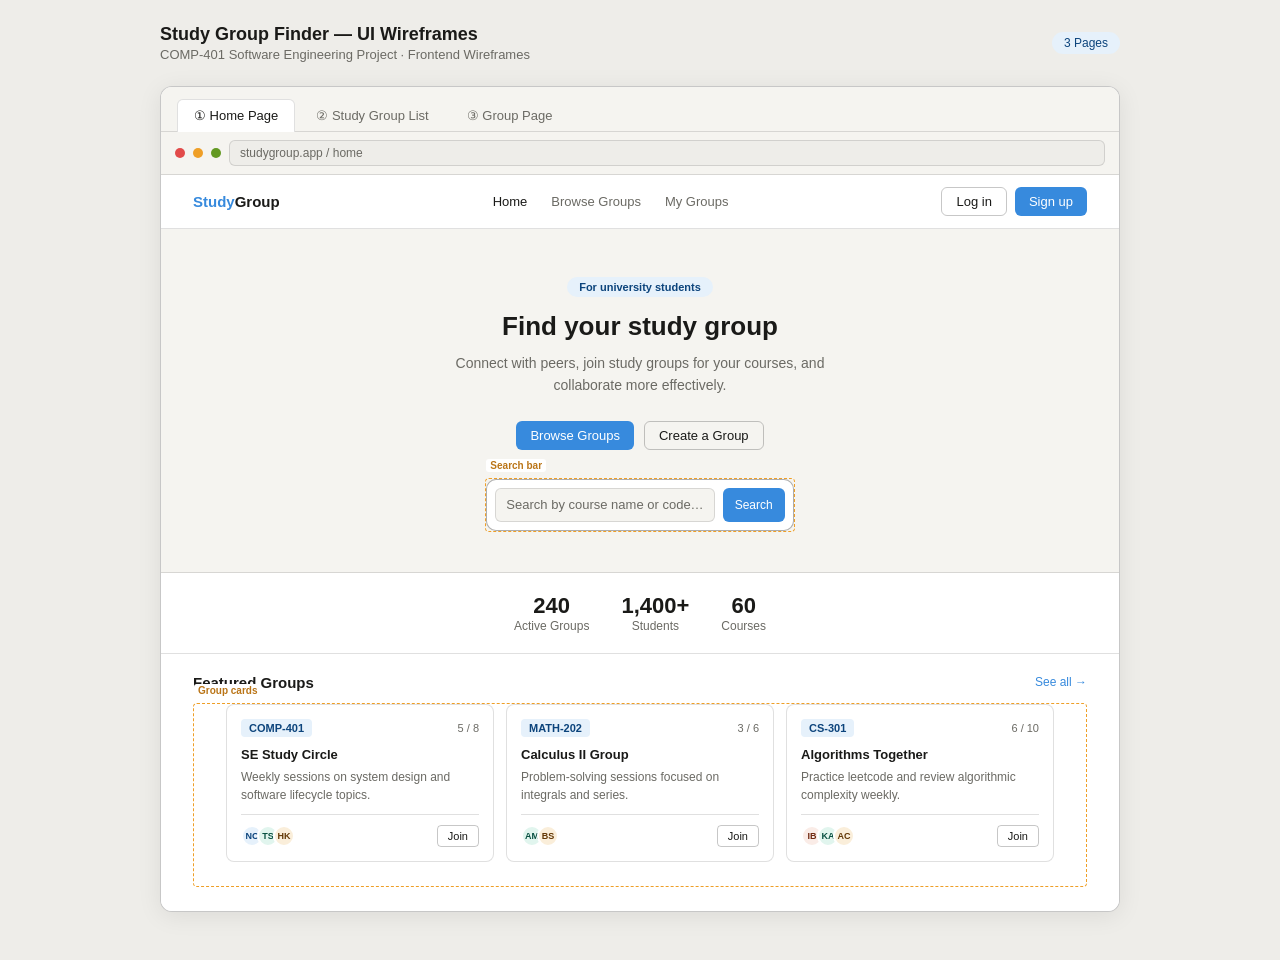
<file: index.html>
<!DOCTYPE html>
<html lang="en">
<head>
<meta charset="UTF-8">
<meta name="viewport" content="width=device-width, initial-scale=1.0">
<title>Study Group Finder — Wireframes</title>
<style>
  *, *::before, *::after { box-sizing: border-box; margin: 0; padding: 0; }

  :root {
    --bg-primary: #ffffff;
    --bg-secondary: #f5f4f0;
    --bg-tertiary: #eeede9;
    --text-primary: #1a1a18;
    --text-secondary: #6b6a64;
    --border-light: rgba(0,0,0,0.12);
    --border-mid: rgba(0,0,0,0.22);
    --border-strong: rgba(0,0,0,0.32);
    --accent: #378ADD;
    --accent-bg: #E6F1FB;
    --accent-text: #0C447C;
    --radius-md: 8px;
    --radius-lg: 12px;
  }

  @media (prefers-color-scheme: dark) {
    :root {
      --bg-primary: #1e1e1c;
      --bg-secondary: #272724;
      --bg-tertiary: #2e2e2b;
      --text-primary: #e8e7e1;
      --text-secondary: #9a9890;
      --border-light: rgba(255,255,255,0.1);
      --border-mid: rgba(255,255,255,0.18);
      --border-strong: rgba(255,255,255,0.28);
      --accent: #5ba3e8;
      --accent-bg: #0c2a44;
      --accent-text: #8dc4f4;
    }
  }

  body {
    font-family: -apple-system, BlinkMacSystemFont, 'Segoe UI', Helvetica, Arial, sans-serif;
    background: var(--bg-tertiary);
    color: var(--text-primary);
    min-height: 100vh;
    padding: 24px 16px 48px;
  }

  .page-header {
    max-width: 960px; margin: 0 auto 24px;
    display: flex; align-items: center; justify-content: space-between;
  }
  .page-title { font-size: 18px; font-weight: 600; color: var(--text-primary); }
  .page-sub { font-size: 13px; color: var(--text-secondary); margin-top: 2px; }
  .project-tag {
    font-size: 12px; padding: 4px 12px; border-radius: 20px;
    background: var(--accent-bg); color: var(--accent-text); font-weight: 500;
  }

  .wf-root {
    max-width: 960px; margin: 0 auto;
    background: var(--bg-primary);
    border-radius: var(--radius-lg);
    border: 0.5px solid var(--border-mid);
    overflow: hidden;
    box-shadow: 0 4px 24px rgba(0,0,0,0.08);
  }

  /* Tab nav */
  .tab-bar {
    display: flex; gap: 4px; padding: 12px 16px 0;
    border-bottom: 0.5px solid var(--border-light);
    background: var(--bg-secondary);
  }
  .tab-btn {
    padding: 8px 16px; font-size: 13px; font-weight: 500;
    border: 0.5px solid transparent; border-bottom: none;
    border-radius: 6px 6px 0 0; cursor: pointer;
    background: transparent; color: var(--text-secondary);
    transition: all .15s; font-family: inherit;
  }
  .tab-btn.active {
    background: var(--bg-primary);
    border-color: var(--border-light);
    color: var(--text-primary);
    margin-bottom: -0.5px;
  }
  .tab-btn:hover:not(.active) { color: var(--text-primary); }

  .wf-frame { background: var(--bg-primary); display: none; }
  .wf-frame.visible { display: block; }

  /* Browser chrome */
  .browser-bar {
    display: flex; align-items: center; gap: 8px; padding: 8px 14px;
    background: var(--bg-secondary); border-bottom: 0.5px solid var(--border-light);
  }
  .dot { width: 10px; height: 10px; border-radius: 50%; display: inline-block; }
  .dot-r { background: #E24B4A; } .dot-y { background: #EF9F27; } .dot-g { background: #639922; }
  .url-bar {
    flex: 1; height: 26px; border-radius: 6px;
    background: var(--bg-tertiary); border: 0.5px solid var(--border-light);
    padding: 0 10px; font-size: 12px; color: var(--text-secondary);
    display: flex; align-items: center;
  }

  /* App nav */
  .app-nav {
    display: flex; align-items: center; justify-content: space-between;
    padding: 12px 32px; border-bottom: 0.5px solid var(--border-light);
  }
  .nav-logo { font-size: 15px; font-weight: 600; color: var(--text-primary); }
  .nav-logo span { color: var(--accent); }
  .nav-links { display: flex; gap: 24px; }
  .nav-link { font-size: 13px; color: var(--text-secondary); cursor: pointer; }
  .nav-link.active { color: var(--text-primary); font-weight: 500; }
  .nav-actions { display: flex; gap: 8px; }
  .btn-outline {
    padding: 6px 14px; font-size: 13px; border-radius: 6px;
    border: 0.5px solid var(--border-mid); background: transparent;
    color: var(--text-primary); cursor: pointer; font-family: inherit;
  }
  .btn-solid {
    padding: 6px 14px; font-size: 13px; border-radius: 6px;
    border: none; background: var(--accent); color: #fff;
    cursor: pointer; font-family: inherit;
  }

  /* Annotation */
  .annotation { position: relative; display: inline-block; border: 1.5px dashed #EF9F27; border-radius: 4px; }
  .ann-label {
    position: absolute; top: -20px; left: 0;
    font-size: 10px; color: #BA7517; font-weight: 600;
    background: var(--bg-primary); padding: 1px 4px; border-radius: 3px; white-space: nowrap;
  }

  /* ── PAGE 1: HOME ── */
  .hero {
    background: var(--bg-secondary); padding: 48px 32px 40px;
    text-align: center; border-bottom: 0.5px solid var(--border-light);
  }
  .hero-badge {
    display: inline-block; margin-bottom: 14px; padding: 4px 12px;
    border-radius: 20px; background: var(--accent-bg); color: var(--accent-text);
    font-size: 11px; font-weight: 600;
  }
  .hero-h1 { font-size: 26px; font-weight: 600; margin-bottom: 10px; }
  .hero-sub { font-size: 14px; color: var(--text-secondary); max-width: 420px; margin: 0 auto 24px; line-height: 1.6; }
  .hero-cta { display: flex; gap: 10px; justify-content: center; margin-bottom: 28px; }
  .search-bar {
    display: flex; gap: 8px; max-width: 460px; margin: 0 auto;
    padding: 8px; background: var(--bg-primary);
    border: 0.5px solid var(--border-strong); border-radius: 10px;
  }
  .search-input {
    flex: 1; height: 34px; border-radius: 6px;
    background: var(--bg-secondary); border: 0.5px solid var(--border-light);
    padding: 0 10px; font-size: 13px; color: var(--text-secondary);
    display: flex; align-items: center;
  }
  .stats-row {
    display: flex; justify-content: center; gap: 32px; padding: 20px 32px;
    border-bottom: 0.5px solid var(--border-light);
  }
  .stat-item { text-align: center; }
  .stat-num { font-size: 22px; font-weight: 600; }
  .stat-lbl { font-size: 12px; color: var(--text-secondary); }
  .section-header { display: flex; align-items: center; justify-content: space-between; padding: 20px 32px 12px; }
  .section-title { font-size: 15px; font-weight: 600; }
  .see-all { font-size: 12px; color: var(--accent); cursor: pointer; }
  .card-grid { display: grid; grid-template-columns: repeat(3, minmax(0, 1fr)); gap: 12px; padding: 0 32px 24px; }
  .group-card {
    border: 0.5px solid var(--border-light); border-radius: var(--radius-md);
    padding: 14px; background: var(--bg-primary); cursor: pointer; transition: border-color .15s;
  }
  .group-card:hover { border-color: var(--border-strong); }
  .card-top { display: flex; align-items: center; justify-content: space-between; margin-bottom: 10px; }
  .course-badge { font-size: 11px; font-weight: 600; padding: 3px 8px; border-radius: 4px; background: var(--accent-bg); color: var(--accent-text); }
  .member-count { font-size: 11px; color: var(--text-secondary); }
  .card-name { font-size: 13px; font-weight: 600; margin-bottom: 6px; }
  .card-desc { font-size: 12px; color: var(--text-secondary); line-height: 1.5; margin-bottom: 10px; }
  .card-footer { display: flex; align-items: center; justify-content: space-between; padding-top: 10px; border-top: 0.5px solid var(--border-light); }
  .avatar-stack { display: flex; }
  .avatar { width: 22px; height: 22px; border-radius: 50%; border: 2px solid var(--bg-primary); margin-right: -6px; display: flex; align-items: center; justify-content: center; font-size: 9px; font-weight: 600; }
  .av1 { background: var(--accent-bg); color: var(--accent-text); }
  .av2 { background: #E1F5EE; color: #085041; }
  .av3 { background: #FAEEDA; color: #633806; }
  .av4 { background: #EAF3DE; color: #27500A; }
  .av5 { background: #FAECE7; color: #712B13; }
  .join-btn { font-size: 11px; padding: 4px 10px; border-radius: 4px; border: 0.5px solid var(--border-mid); background: transparent; color: var(--text-primary); cursor: pointer; font-family: inherit; }

  /* ── PAGE 2: GROUP LIST ── */
  .list-header { padding: 20px 32px 0; }
  .list-title { font-size: 20px; font-weight: 600; margin-bottom: 4px; }
  .list-sub { font-size: 13px; color: var(--text-secondary); }
  .filter-row { display: flex; gap: 8px; padding: 16px 32px; border-bottom: 0.5px solid var(--border-light); flex-wrap: wrap; align-items: center; }
  .filter-chip { padding: 5px 12px; border-radius: 20px; font-size: 12px; border: 0.5px solid var(--border-mid); background: transparent; color: var(--text-secondary); cursor: pointer; font-family: inherit; }
  .filter-chip.active { background: var(--accent); color: #fff; border-color: var(--accent); }
  .filter-select { margin-left: auto; padding: 5px 10px; border-radius: 6px; font-size: 12px; border: 0.5px solid var(--border-mid); background: var(--bg-secondary); color: var(--text-secondary); font-family: inherit; }
  .list-layout { display: flex; }
  .list-sidebar { width: 220px; flex-shrink: 0; padding: 16px; border-right: 0.5px solid var(--border-light); }
  .sidebar-section { margin-bottom: 20px; }
  .sidebar-title { font-size: 11px; font-weight: 600; color: var(--text-primary); margin-bottom: 8px; text-transform: uppercase; letter-spacing: .5px; }
  .sidebar-item { display: flex; align-items: center; justify-content: space-between; padding: 5px 0; cursor: pointer; }
  .sidebar-label { font-size: 13px; color: var(--text-secondary); }
  .sidebar-count { font-size: 11px; color: var(--text-secondary); background: var(--bg-secondary); padding: 1px 6px; border-radius: 10px; }
  .list-main { flex: 1; padding: 16px; }
  .list-row { display: flex; align-items: center; gap: 14px; padding: 14px; border: 0.5px solid var(--border-light); border-radius: var(--radius-md); margin-bottom: 8px; cursor: pointer; transition: border-color .15s; }
  .list-row:hover { border-color: var(--border-strong); }
  .list-icon { width: 40px; height: 40px; border-radius: var(--radius-md); background: var(--bg-secondary); flex-shrink: 0; display: flex; align-items: center; justify-content: center; font-size: 18px; }
  .list-info { flex: 1; }
  .list-name { font-size: 13px; font-weight: 600; margin-bottom: 3px; }
  .list-meta { font-size: 12px; color: var(--text-secondary); }
  .list-tags { display: flex; gap: 4px; margin-top: 4px; }
  .tag { font-size: 10px; padding: 2px 6px; border-radius: 3px; background: var(--accent-bg); color: var(--accent-text); }
  .tag-g { font-size: 10px; padding: 2px 6px; border-radius: 3px; background: #E1F5EE; color: #085041; }
  .list-right { text-align: right; flex-shrink: 0; }
  .list-members { font-size: 12px; color: var(--text-secondary); margin-bottom: 6px; }

  /* ── PAGE 3: GROUP PAGE ── */
  .group-hero { padding: 24px 32px 20px; border-bottom: 0.5px solid var(--border-light); background: var(--bg-secondary); }
  .group-hero-top { display: flex; align-items: flex-start; justify-content: space-between; margin-bottom: 14px; }
  .group-course { font-size: 12px; font-weight: 600; color: var(--accent); margin-bottom: 4px; }
  .group-name { font-size: 20px; font-weight: 600; margin-bottom: 6px; }
  .group-desc-line { font-size: 13px; color: var(--text-secondary); }
  .group-actions { display: flex; gap: 8px; align-items: center; flex-shrink: 0; }
  .group-meta-row { display: flex; gap: 20px; flex-wrap: wrap; }
  .meta-pill { font-size: 12px; color: var(--text-secondary); display: flex; align-items: center; gap: 4px; }
  .meta-dot { width: 6px; height: 6px; border-radius: 50%; background: #639922; display: inline-block; }
  .group-body { display: flex; }
  .group-main { flex: 1; padding: 20px 24px; border-right: 0.5px solid var(--border-light); }
  .group-sidebar { width: 240px; padding: 20px 16px; }
  .tab-row { display: flex; gap: 2px; margin-bottom: 16px; border-bottom: 0.5px solid var(--border-light); }
  .inner-tab { padding: 7px 14px; font-size: 13px; cursor: pointer; color: var(--text-secondary); border-bottom: 2px solid transparent; margin-bottom: -0.5px; }
  .inner-tab.active { color: var(--accent); border-bottom-color: var(--accent); font-weight: 600; }
  .comment-composer { display: flex; gap: 10px; align-items: flex-start; margin-bottom: 16px; padding-bottom: 16px; border-bottom: 0.5px solid var(--border-light); }
  .av-sm { width: 30px; height: 30px; border-radius: 50%; display: flex; align-items: center; justify-content: center; font-size: 11px; font-weight: 600; flex-shrink: 0; }
  .composer-box { flex: 1; background: var(--bg-secondary); border: 0.5px solid var(--border-light); border-radius: var(--radius-md); padding: 10px 12px; }
  .composer-placeholder { font-size: 13px; color: var(--text-secondary); }
  .composer-footer { display: flex; justify-content: flex-end; margin-top: 8px; }
  .comment-item { display: flex; gap: 10px; margin-bottom: 14px; }
  .comment-body { flex: 1; }
  .comment-author { font-size: 12px; font-weight: 600; margin-bottom: 4px; display: flex; align-items: center; gap: 8px; }
  .comment-time { font-size: 11px; color: var(--text-secondary); font-weight: 400; }
  .comment-text { font-size: 13px; color: var(--text-secondary); line-height: 1.5; }
  .gs-block { margin-bottom: 16px; }
  .gs-label { font-size: 12px; font-weight: 600; margin-bottom: 8px; }
  .member-item { display: flex; align-items: center; gap: 8px; padding: 5px 0; border-bottom: 0.5px solid var(--border-light); }
  .member-name { font-size: 13px; flex: 1; }
  .member-role { font-size: 11px; color: var(--accent-text); background: var(--accent-bg); padding: 1px 6px; border-radius: 3px; }
  .detail-row { font-size: 12px; color: var(--text-secondary); margin-bottom: 8px; }
  .detail-val { color: var(--text-primary); }
</style>
</head>
<body>

<div class="page-header">
  <div>
    <div class="page-title">Study Group Finder — UI Wireframes</div>
    <div class="page-sub">COMP-401 Software Engineering Project · Frontend Wireframes</div>
  </div>
  <div class="project-tag">3 Pages</div>
</div>

<div class="wf-root">
  <div class="tab-bar">
    <button class="tab-btn active" onclick="showPage('home',this)">① Home Page</button>
    <button class="tab-btn" onclick="showPage('list',this)">② Study Group List</button>
    <button class="tab-btn" onclick="showPage('group',this)">③ Group Page</button>
  </div>

  <!-- ═══ PAGE 1: HOME ═══ -->
  <div class="wf-frame visible" id="pg-home">
    <div class="browser-bar">
      <span class="dot dot-r"></span><span class="dot dot-y"></span><span class="dot dot-g"></span>
      <div class="url-bar">studygroup.app / home</div>
    </div>
    <div class="app-nav">
      <div class="nav-logo"><span>Study</span>Group</div>
      <div class="nav-links">
        <span class="nav-link active">Home</span>
        <span class="nav-link">Browse Groups</span>
        <span class="nav-link">My Groups</span>
      </div>
      <div class="nav-actions">
        <button class="btn-outline">Log in</button>
        <button class="btn-solid">Sign up</button>
      </div>
    </div>

    <div class="hero">
      <div class="hero-badge">For university students</div>
      <div class="hero-h1">Find your study group</div>
      <div class="hero-sub">Connect with peers, join study groups for your courses, and collaborate more effectively.</div>
      <div class="hero-cta">
        <button class="btn-solid">Browse Groups</button>
        <button class="btn-outline">Create a Group</button>
      </div>
      <div class="annotation" style="max-width:460px;margin:0 auto;">
        <div class="ann-label">Search bar</div>
        <div class="search-bar">
          <div class="search-input">Search by course name or code…</div>
          <button class="btn-solid" style="padding:6px 12px;font-size:12px;">Search</button>
        </div>
      </div>
    </div>

    <div class="stats-row">
      <div class="stat-item"><div class="stat-num">240</div><div class="stat-lbl">Active Groups</div></div>
      <div class="stat-item"><div class="stat-num">1,400+</div><div class="stat-lbl">Students</div></div>
      <div class="stat-item"><div class="stat-num">60</div><div class="stat-lbl">Courses</div></div>
    </div>

    <div class="section-header">
      <div class="section-title">Featured Groups</div>
      <div class="see-all">See all →</div>
    </div>

    <div class="annotation" style="margin:0 32px 24px;">
      <div class="ann-label">Group cards</div>
      <div class="card-grid">
        <div class="group-card">
          <div class="card-top"><span class="course-badge">COMP-401</span><span class="member-count">5 / 8</span></div>
          <div class="card-name">SE Study Circle</div>
          <div class="card-desc">Weekly sessions on system design and software lifecycle topics.</div>
          <div class="card-footer">
            <div class="avatar-stack">
              <div class="avatar av1">NC</div><div class="avatar av2">TS</div><div class="avatar av3">HK</div>
            </div>
            <button class="join-btn">Join</button>
          </div>
        </div>
        <div class="group-card">
          <div class="card-top"><span class="course-badge">MATH-202</span><span class="member-count">3 / 6</span></div>
          <div class="card-name">Calculus II Group</div>
          <div class="card-desc">Problem-solving sessions focused on integrals and series.</div>
          <div class="card-footer">
            <div class="avatar-stack">
              <div class="avatar av2">AM</div><div class="avatar av3">BS</div>
            </div>
            <button class="join-btn">Join</button>
          </div>
        </div>
        <div class="group-card">
          <div class="card-top"><span class="course-badge">CS-301</span><span class="member-count">6 / 10</span></div>
          <div class="card-name">Algorithms Together</div>
          <div class="card-desc">Practice leetcode and review algorithmic complexity weekly.</div>
          <div class="card-footer">
            <div class="avatar-stack">
              <div class="avatar av5">IB</div><div class="avatar av2">KA</div><div class="avatar av3">AC</div>
            </div>
            <button class="join-btn">Join</button>
          </div>
        </div>
      </div>
    </div>
  </div>

  <!-- ═══ PAGE 2: GROUP LIST ═══ -->
  <div class="wf-frame" id="pg-list">
    <div class="browser-bar">
      <span class="dot dot-r"></span><span class="dot dot-y"></span><span class="dot dot-g"></span>
      <div class="url-bar">studygroup.app / groups</div>
    </div>
    <div class="app-nav">
      <div class="nav-logo"><span>Study</span>Group</div>
      <div class="nav-links">
        <span class="nav-link">Home</span>
        <span class="nav-link active">Browse Groups</span>
        <span class="nav-link">My Groups</span>
      </div>
      <div class="nav-actions">
        <button class="btn-outline">Log in</button>
        <button class="btn-solid">+ Create Group</button>
      </div>
    </div>

    <div class="list-header">
      <div class="list-title">Study Groups</div>
      <div class="list-sub">Browse all available groups or filter by course</div>
    </div>

    <div class="filter-row">
      <button class="filter-chip active">All</button>
      <button class="filter-chip">Computer Science</button>
      <button class="filter-chip">Mathematics</button>
      <button class="filter-chip">Engineering</button>
      <button class="filter-chip">Physics</button>
      <select class="filter-select">
        <option>Sort: Newest</option>
        <option>Most members</option>
        <option>Open spots</option>
      </select>
    </div>

    <div class="list-layout">
      <div class="list-sidebar">
        <div class="sidebar-section">
          <div class="sidebar-title">Department</div>
          <div class="sidebar-item"><span class="sidebar-label">Computer Science</span><span class="sidebar-count">18</span></div>
          <div class="sidebar-item"><span class="sidebar-label">Mathematics</span><span class="sidebar-count">12</span></div>
          <div class="sidebar-item"><span class="sidebar-label">Engineering</span><span class="sidebar-count">9</span></div>
          <div class="sidebar-item"><span class="sidebar-label">Physics</span><span class="sidebar-count">7</span></div>
          <div class="sidebar-item"><span class="sidebar-label">Other</span><span class="sidebar-count">14</span></div>
        </div>
        <div class="sidebar-section">
          <div class="sidebar-title">Availability</div>
          <div class="sidebar-item"><span class="sidebar-label">Open spots</span><span class="sidebar-count">32</span></div>
          <div class="sidebar-item"><span class="sidebar-label">Full groups</span><span class="sidebar-count">28</span></div>
        </div>
      </div>

      <div class="list-main">
        <div class="list-row">
          <div class="list-icon">📐</div>
          <div class="list-info">
            <div class="list-name">SE Study Circle</div>
            <div class="list-meta">COMP-401 · Software Engineering</div>
            <div class="list-tags"><span class="tag">System Design</span><span class="tag">Agile</span></div>
          </div>
          <div class="list-right">
            <div class="list-members">5 / 8 members</div>
            <button class="join-btn">Join</button>
          </div>
        </div>
        <div class="list-row">
          <div class="list-icon">∑</div>
          <div class="list-info">
            <div class="list-name">Calculus II Group</div>
            <div class="list-meta">MATH-202 · Mathematics</div>
            <div class="list-tags"><span class="tag">Integrals</span><span class="tag-g">Series</span></div>
          </div>
          <div class="list-right">
            <div class="list-members">3 / 6 members</div>
            <button class="join-btn">Join</button>
          </div>
        </div>
        <div class="list-row">
          <div class="list-icon">⚙</div>
          <div class="list-info">
            <div class="list-name">Algorithms Together</div>
            <div class="list-meta">CS-301 · Computer Science</div>
            <div class="list-tags"><span class="tag">Complexity</span><span class="tag-g">Graphs</span></div>
          </div>
          <div class="list-right">
            <div class="list-members">6 / 10 members</div>
            <button class="join-btn">Join</button>
          </div>
        </div>
        <div class="list-row">
          <div class="list-icon">⚛</div>
          <div class="list-info">
            <div class="list-name">Quantum Physics Prep</div>
            <div class="list-meta">PHYS-305 · Physics</div>
            <div class="list-tags"><span class="tag">Exam Prep</span></div>
          </div>
          <div class="list-right">
            <div class="list-members">2 / 5 members</div>
            <button class="join-btn">Join</button>
          </div>
        </div>
        <div class="list-row" style="opacity:.5;">
          <div class="list-icon">🗄</div>
          <div class="list-info">
            <div class="list-name">Database Systems</div>
            <div class="list-meta">CS-410 · Computer Science</div>
            <div class="list-tags"><span class="tag">SQL</span><span class="tag-g">NoSQL</span></div>
          </div>
          <div class="list-right">
            <div class="list-members">8 / 8 · Full</div>
            <button class="join-btn" disabled style="opacity:.4;cursor:default;">Full</button>
          </div>
        </div>
      </div>
    </div>
  </div>

  <!-- ═══ PAGE 3: GROUP PAGE ═══ -->
  <div class="wf-frame" id="pg-group">
    <div class="browser-bar">
      <span class="dot dot-r"></span><span class="dot dot-y"></span><span class="dot dot-g"></span>
      <div class="url-bar">studygroup.app / groups / se-study-circle</div>
    </div>
    <div class="app-nav">
      <div class="nav-logo"><span>Study</span>Group</div>
      <div class="nav-links">
        <span class="nav-link">Home</span>
        <span class="nav-link active">Browse Groups</span>
        <span class="nav-link">My Groups</span>
      </div>
      <div class="nav-actions">
        <button class="btn-outline">Log in</button>
        <button class="btn-solid">+ Create Group</button>
      </div>
    </div>

    <div class="group-hero">
      <div class="group-hero-top">
        <div class="group-title-block">
          <div class="group-course">COMP-401 · Software Engineering</div>
          <div class="group-name">SE Study Circle</div>
          <div class="group-desc-line">Weekly sessions on system design and software lifecycle topics.</div>
        </div>
        <div class="group-actions">
          <button class="btn-outline">Share</button>
          <button class="btn-solid">Join Group</button>
        </div>
      </div>
      <div class="group-meta-row">
        <span class="meta-pill"><span class="meta-dot"></span> 5 / 8 members</span>
        <span class="meta-pill">Created by Nedim Can Huray</span>
        <span class="meta-pill">Meets Tuesdays 18:00</span>
        <span class="meta-pill">Open to join</span>
      </div>
    </div>

    <div class="group-body">
      <div class="group-main">
        <div class="tab-row">
          <div class="inner-tab active">Discussion</div>
          <div class="inner-tab">Schedule</div>
          <div class="inner-tab">Resources</div>
        </div>

        <div class="annotation">
          <div class="ann-label">Comment composer</div>
          <div class="comment-composer">
            <div class="av-sm av1">You</div>
            <div style="flex:1;">
              <div class="composer-box"><div class="composer-placeholder">Write a message to the group…</div></div>
              <div class="composer-footer"><button class="btn-solid" style="font-size:12px;padding:5px 12px;">Post</button></div>
            </div>
          </div>
        </div>

        <div class="comment-item">
          <div class="av-sm av2">TS</div>
          <div class="comment-body">
            <div class="comment-author">Timur Sharapov <span class="comment-time">2 hours ago</span></div>
            <div class="comment-text">Hey everyone! I've uploaded the lecture notes for week 4. Can we go over the UML diagrams on Tuesday?</div>
          </div>
        </div>
        <div class="comment-item">
          <div class="av-sm av3">HK</div>
          <div class="comment-body">
            <div class="comment-author">Hussein Khadra <span class="comment-time">1 hour ago</span></div>
            <div class="comment-text">That works for me. I also have some questions on the ER diagram assignment due Friday.</div>
          </div>
        </div>
        <div class="comment-item">
          <div class="av-sm av5">IB</div>
          <div class="comment-body">
            <div class="comment-author">Illia Borysov <span class="comment-time">45 min ago</span></div>
            <div class="comment-text">+1 on both. Should we meet in the library study room or online this week?</div>
          </div>
        </div>
      </div>

      <div class="group-sidebar">
        <div class="gs-block">
          <div class="gs-label">Members (5)</div>
          <div class="member-item">
            <div class="av-sm av1">NC</div>
            <div class="member-name">Nedim Can Huray</div>
            <div class="member-role">Owner</div>
          </div>
          <div class="member-item">
            <div class="av-sm av2">TS</div>
            <div class="member-name">Timur Sharapov</div>
          </div>
          <div class="member-item">
            <div class="av-sm av3">HK</div>
            <div class="member-name">Hussein Khadra</div>
          </div>
          <div class="member-item">
            <div class="av-sm av5">IB</div>
            <div class="member-name">Illia Borysov</div>
          </div>
          <div class="member-item">
            <div class="av-sm av4">KA</div>
            <div class="member-name">Kumru Alagur</div>
          </div>
        </div>

        <div class="gs-block">
          <div class="gs-label">Group details</div>
          <div class="detail-row">Course: <span class="detail-val">COMP-401</span></div>
          <div class="detail-row">Schedule: <span class="detail-val">Tuesdays 18:00</span></div>
          <div class="detail-row">Capacity: <span class="detail-val">5 / 8</span></div>
          <div class="detail-row">Status: <span style="color:#639922;font-weight:600;">Open</span></div>
        </div>

        <button class="btn-solid" style="width:100%;margin-top:4px;font-size:13px;padding:9px;">Join this group</button>
      </div>
    </div>
  </div>
</div>

<script>
function showPage(name, btn) {
  document.querySelectorAll('.wf-frame').forEach(f => f.classList.remove('visible'));
  document.querySelectorAll('.tab-btn').forEach(b => b.classList.remove('active'));
  document.getElementById('pg-' + name).classList.add('visible');
  btn.classList.add('active');
}
</script>
</body>
</html>
</file>
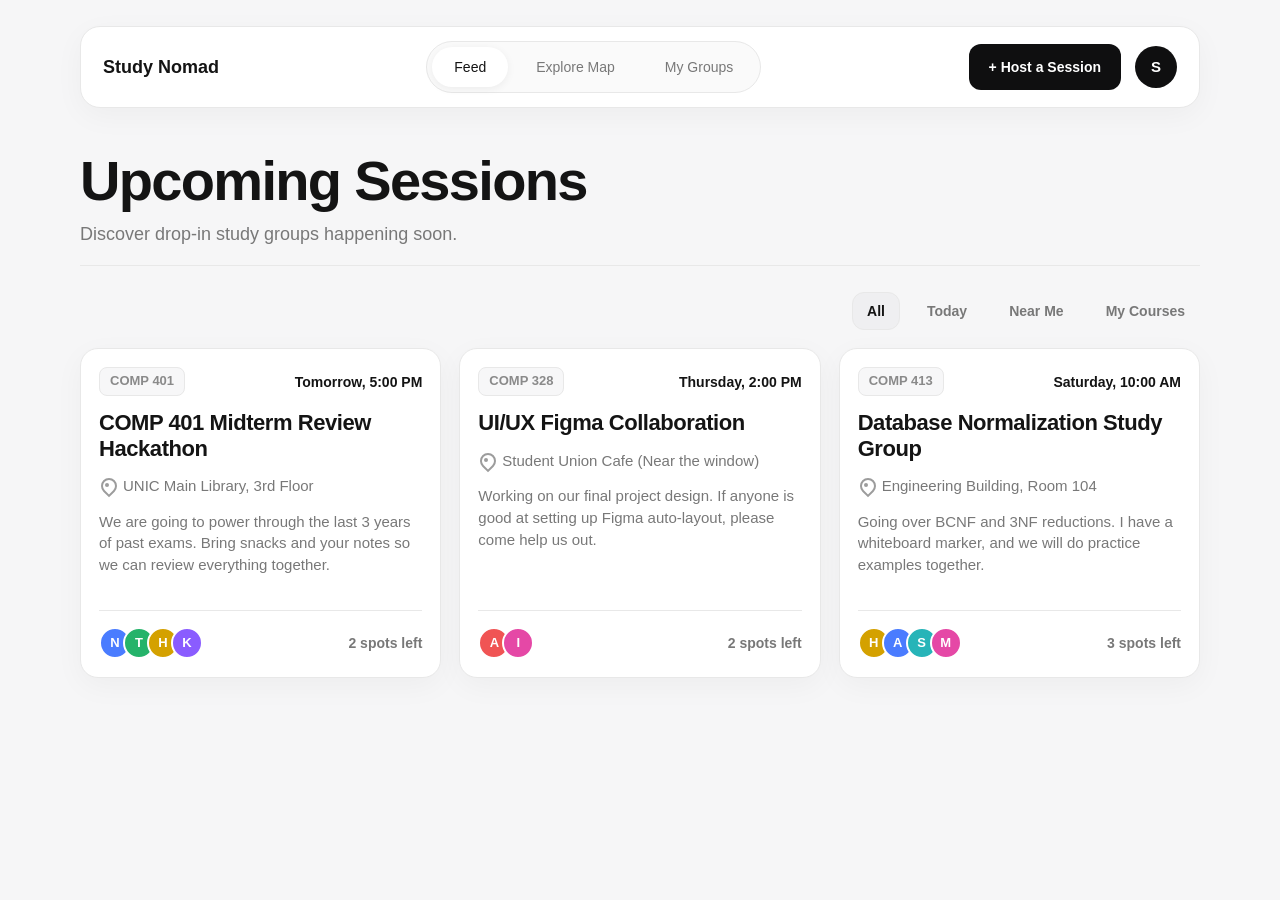
<file: HomePage.html>
<!DOCTYPE html>
<html lang="en">
  <head>
    <link rel="stylesheet" href="style.css" />
    <meta charset="UTF-8" />
    <meta name="viewport" content="width=device-width, initial-scale=1.0" />
    <title>Study Nomad - Home</title>
  </head>
  <body>
    <div class="container">
      <header class="topbar">
        <a href="HomePage.html" class="brand">Study Nomad</a>
        <nav class="nav-center">
          <a class="nav-link active" href="HomePage.html">Feed</a>
          <a class="nav-link" href="ExplorePage.html">Explore Map</a>
          <a class="nav-link" href="MyGroupsPage.html" id="nav-mygroups">My Groups</a>
        </nav>
        <div class="topbar-actions">
          <button class="host-btn">+ Host a Session</button>
          <div class="avatar" role="button" tabindex="0">S</div>
        </div>
      </header>

      <section class="hero">
        <h1>Upcoming Sessions</h1>
        <p>Discover drop-in study groups happening soon.</p>
        <hr class="hero-divider" />
      </section>

      <section class="filters">
        <button class="filter-btn active" onclick="applyFilter('all', this)">All</button>
        <button class="filter-btn" onclick="applyFilter('today', this)">Today</button>
        <button class="filter-btn" onclick="applyFilter('near', this)">Near Me</button>
        <button class="filter-btn" onclick="applyFilter('courses', this)">My Courses</button>
      </section>

      <main class="sessions-grid" id="sessions-grid"></main>
      <div id="no-results" style="display:none; text-align:center; padding:60px 20px; color:#787878; font-size:16px;">
        No sessions match this filter right now.
      </div>
    </div>

    <script src="auth.js"></script>
    <script>
      var currentFilter = 'all';

      function renderSessionCard(s, joined) {
        var avatars = (s.attendees || []).slice(0, 5).map(function(a) {
          return '<div class="mini-avatar ' + a.color + '">' + a.initials + '</div>';
        }).join('');
        var right = joined.indexOf(s.id) > -1
          ? '<span class="joined-badge">Joined</span>'
          : '<span class="spots">' + s.spots + ' spots left</span>';

        return (
          '<a class="session-card-link" href="SessionDetail.html?id=' + s.id + '" data-day="' + (s.day || 'today') + '" data-dist="' + (s.dist || 'near') + '" data-mine="' + (s.mine ? 'true' : 'false') + '">' +
            '<article class="session-card">' +
              '<div class="session-top"><span class="tag">' + s.tag + '</span><span class="time">' + s.time + '</span></div>' +
              '<h2 class="session-title">' + s.title + '</h2>' +
              '<div class="location"><span class="location-icon"></span><span>' + s.location + '</span></div>' +
              '<p class="description">' + (s.description || s.about || '') + '</p>' +
              '<hr class="card-divider" />' +
              '<div class="card-footer"><div class="avatars">' + avatars + '</div>' + right + '</div>' +
            '</article>' +
          '</a>'
        );
      }

      function renderFeed() {
        var sessions = window.StudyNomad.getSessions();
        var joined = window.StudyNomad.getJoined();
        document.getElementById('sessions-grid').innerHTML = sessions.map(function(s) {
          return renderSessionCard(s, joined);
        }).join('');
        applyFilter(currentFilter, document.querySelector('.filter-btn.active'));
      }

      function applyFilter(filter, btn) {
        currentFilter = filter;
        document.querySelectorAll('.filter-btn').forEach(function(b) { b.classList.remove('active'); });
        if (btn) btn.classList.add('active');

        var cards = document.querySelectorAll('#sessions-grid .session-card-link');
        var visible = 0;
        var days = ['sunday','monday','tuesday','wednesday','thursday','friday','saturday'];
        var todayName = days[new Date().getDay()];

        cards.forEach(function(card) {
          var day = card.getAttribute('data-day');
          var dist = card.getAttribute('data-dist');
          var mine = card.getAttribute('data-mine');
          var show = filter === 'all'
            || (filter === 'today' && (day === 'today' || day === todayName))
            || (filter === 'near' && dist === 'near')
            || (filter === 'courses' && mine === 'true');
          card.style.display = show ? 'block' : 'none';
          if (show) visible++;
        });

        document.getElementById('no-results').style.display = visible === 0 ? 'block' : 'none';
      }

      function boot() {
        window.addEventListener('sn:sessions-updated', renderFeed);
        window.addEventListener('sn:host-created', function() {
          window.location.href = 'MyGroupsPage.html';
        });
        renderFeed();
      }

      if (window.StudyNomad) boot();
      else window.addEventListener('sn:ready', boot, { once: true });
    </script>
  </body>
</html>
</file>
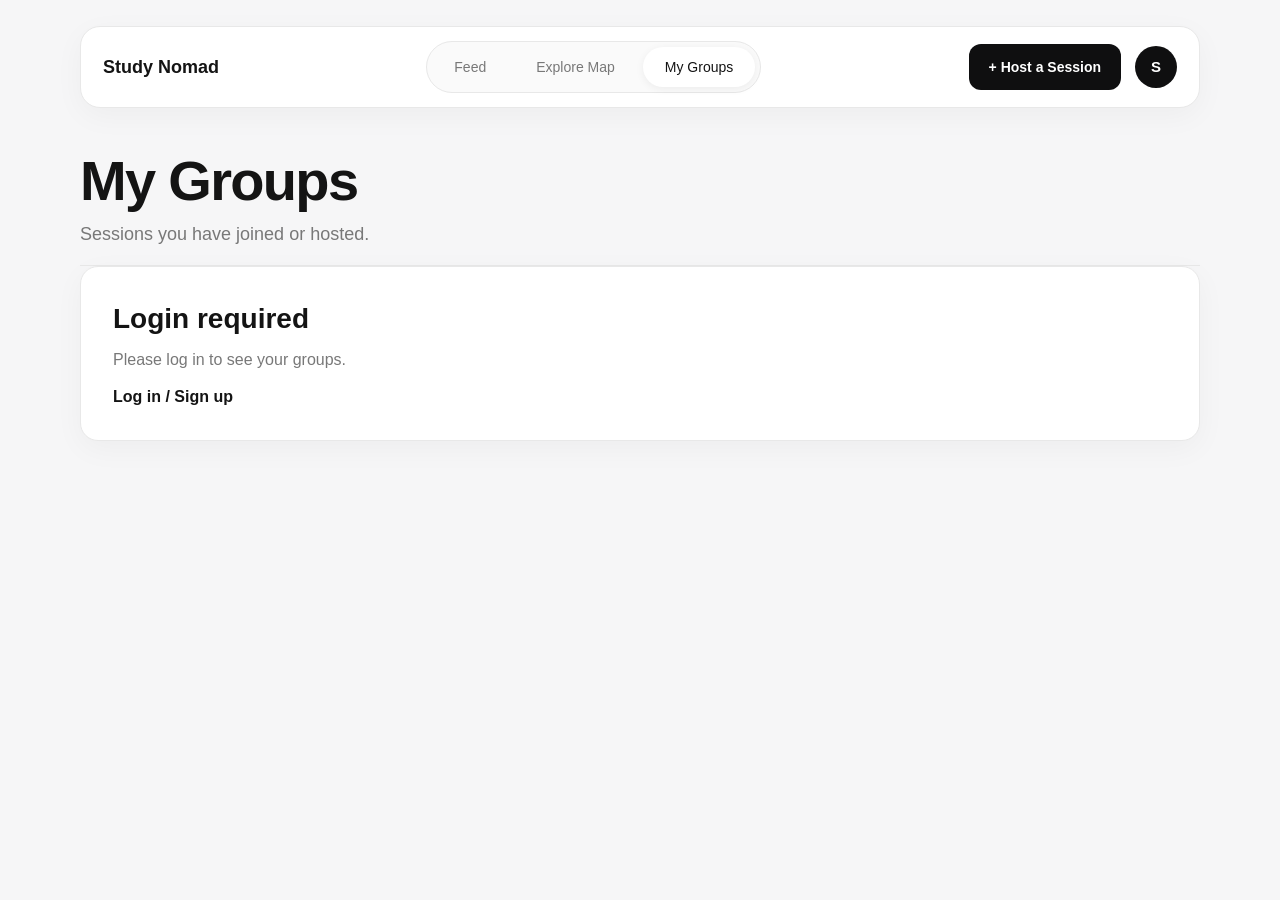
<file: MyGroupsPage.html>
<!DOCTYPE html>
<html lang="en">
  <head>
    <link rel="stylesheet" href="style.css" />
    <meta charset="UTF-8" />
    <meta name="viewport" content="width=device-width, initial-scale=1.0" />
    <title>Study Nomad - My Groups</title>
  </head>
  <body>
    <div class="container">
      <header class="topbar">
        <a href="HomePage.html" class="brand">Study Nomad</a>
        <nav class="nav-center">
          <a class="nav-link" href="HomePage.html">Feed</a>
          <a class="nav-link" href="ExplorePage.html">Explore Map</a>
          <a class="nav-link active" href="MyGroupsPage.html" id="nav-mygroups">My Groups</a>
        </nav>
        <div class="topbar-actions">
          <button class="host-btn">+ Host a Session</button>
          <div class="avatar" role="button" tabindex="0">S</div>
        </div>
      </header>

      <section class="hero">
        <h1>My Groups</h1>
        <p>Sessions you have joined or hosted.</p>
        <hr class="hero-divider" />
      </section>

      <div id="page-content"></div>
    </div>

    <script src="auth.js"></script>
    <script>
      function leaveGroup(id) {
        var joined = window.StudyNomad.getJoined().filter(function(x) { return x !== id; });
        window.StudyNomad.setJoined(joined);
        render();
      }

      function cardHtml(s) {
        var user = window.StudyNomad.getCurrentUser();
        var isOwner = user && ((s.createdByEmail && s.createdByEmail === user.email) || (s.hostName && s.hostName === user.name));
        var ownerActions = isOwner ? '<button class="leave-btn" onclick="deleteHostedSession(' + s.id + ')">Delete</button>' : '';
        var avatarHTML = (s.attendees || []).slice(0, 5).map(function(a) {
          return '<div class="mini-avatar ' + a.color + '">' + a.initials + '</div>';
        }).join('');
        return (
          '<div class="session-card" style="position:relative;">' +
            '<div class="session-top"><span class="tag">' + s.tag + '</span><span class="time">' + s.time + '</span></div>' +
            '<h2 class="session-title">' + s.title + '</h2>' +
            '<div class="location"><span class="location-icon"></span><span>' + s.location + '</span></div>' +
            '<p class="description">' + (s.description || s.about || '') + '</p>' +
            '<hr class="card-divider" />' +
            '<div class="card-footer">' +
              '<div style="display:flex;align-items:center;gap:10px;flex-wrap:wrap;"><div class="avatars">' + avatarHTML + '</div><span class="joined-badge">Joined</span></div>' +
              '<div style="display:flex;align-items:center;gap:10px;flex-shrink:0;"><a href="SessionDetail.html?id=' + s.id + '" style="font-size:13px;font-weight:600;color:#141414;">View -></a><button class="leave-btn" onclick="leaveGroup(' + s.id + ')">Leave</button>' + ownerActions + '</div>' +
            '</div>' +
          '</div>'
        );
      }

      function deleteHostedSession(id) {
        if (!confirm('Delete this hosted session?')) return;
        var res = window.StudyNomad.deleteSession(id);
        if (!res.ok) {
          alert(res.error || 'Could not delete session.');
          return;
        }
        render();
      }

      function render() {
        var user = window.StudyNomad.getCurrentUser();
        var content = document.getElementById('page-content');
        if (!user) {
          content.innerHTML = '<div class="mygroups-empty"><h2>Login required</h2><p>Please log in to see your groups.</p><a href="#" id="open-login-link">Log in / Sign up</a></div>';
          document.getElementById('open-login-link').addEventListener('click', function(e) {
            e.preventDefault();
            window.StudyNomad.openLogin();
          });
          return;
        }

        var sessions = window.StudyNomad.getSessions();
        var joinedIds = window.StudyNomad.getJoined();
        var list = sessions.filter(function(s) {
          var sid = Number(s.id);
          var joinedMatch = joinedIds.map(Number).indexOf(sid) > -1;
          var hostedByYou = (s.createdByEmail && s.createdByEmail === user.email) || (s.hostName && s.hostName === user.name);
          return joinedMatch || hostedByYou;
        });

        if (!list.length) {
          content.innerHTML = '<div class="mygroups-empty"><h2>You have not joined any sessions yet.</h2><p>Open the feed and join any session you like.</p><a href="HomePage.html">Browse Sessions</a></div>';
          return;
        }

        content.innerHTML = '<div class="mygroups-grid">' + list.map(cardHtml).join('') + '</div>';
      }

      function boot() {
        window.addEventListener('sn:sessions-updated', render);
        window.addEventListener('sn:auth-changed', render);
        render();
      }

      if (window.StudyNomad) boot();
      else window.addEventListener('sn:ready', boot, { once: true });
    </script>
  </body>
</html>
</file>
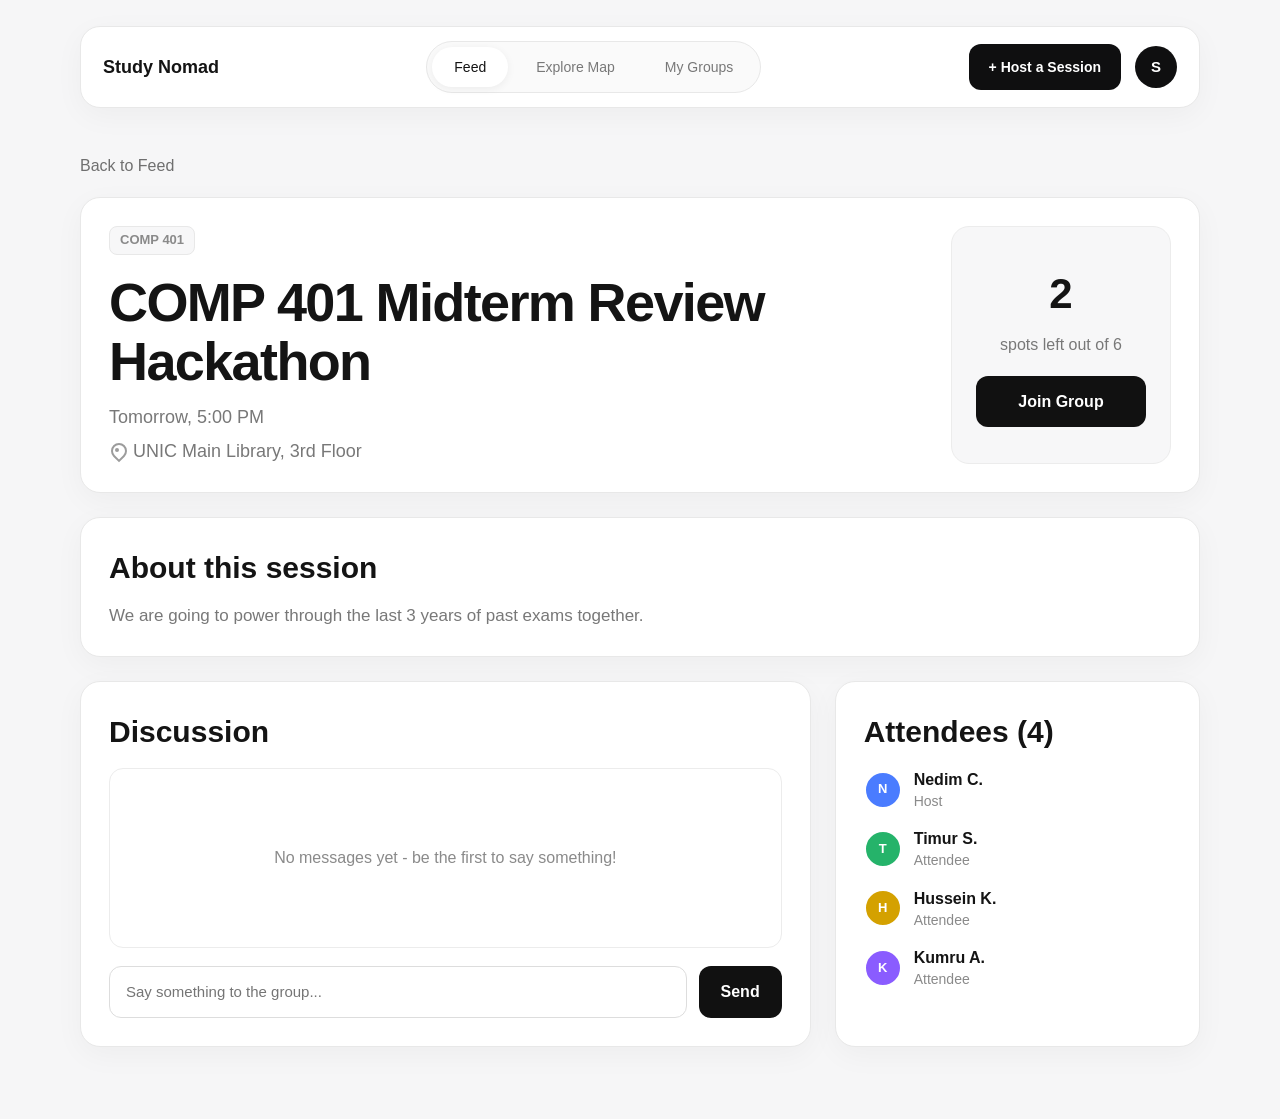
<file: SessionDetail.html>
<!DOCTYPE html>
<html lang="en">
  <head>
    <link rel="stylesheet" href="style.css" />
    <meta charset="UTF-8" />
    <meta name="viewport" content="width=device-width, initial-scale=1.0" />
    <title>Study Nomad - Session Detail</title>
  </head>
  <body>
    <div class="container">
      <header class="topbar">
        <a href="HomePage.html" class="brand">Study Nomad</a>
        <nav class="nav-center">
          <a class="nav-link active" href="HomePage.html">Feed</a>
          <a class="nav-link" href="ExplorePage.html">Explore Map</a>
          <a class="nav-link" href="MyGroupsPage.html" id="nav-mygroups">My Groups</a>
        </nav>
        <div class="topbar-actions">
          <button class="host-btn">+ Host a Session</button>
          <div class="avatar" role="button" tabindex="0">S</div>
        </div>
      </header>

      <div class="session-details-page">
        <a class="back-link" href="HomePage.html">Back to Feed</a>
        <div class="session-hero-card">
          <div class="session-main-info">
            <span class="tag" id="d-tag"></span>
            <h1 id="d-title"></h1>
            <div class="session-meta">
              <div id="d-time"></div>
              <div style="display:flex;align-items:center;gap:8px;margin-top:8px;">
                <span class="location-icon"></span>
                <span id="d-location"></span>
              </div>
            </div>
          </div>
          <div class="session-side-box">
            <h2 id="d-spots"></h2>
            <p id="d-spots-label"></p>
            <button class="rsvp-btn" id="join-btn"></button>
            <button class="leave-btn" id="delete-btn" style="margin-top:10px;display:none;width:100%;">Delete Session</button>
          </div>
        </div>

        <div class="session-section">
          <h2>About this session</h2>
          <p id="d-about"></p>
        </div>

        <div class="session-bottom-grid">
          <div class="session-section">
            <h2>Discussion</h2>
            <div class="message-box" id="msg-box">No messages yet - be the first to say something!</div>
            <div class="message-form">
              <input type="text" id="msg-input" placeholder="Say something to the group..." />
              <button onclick="sendMsg()">Send</button>
            </div>
          </div>

          <div class="session-section attendees-box" id="attendees-box">
            <h2 id="d-attendees-heading"></h2>
          </div>
        </div>
      </div>
    </div>

    <script src="auth.js"></script>
    <script>
      var sendMsg = function() {};

      function boot() {
        var id = parseInt(new URLSearchParams(window.location.search).get('id'), 10) || 1;
        var sessions = window.StudyNomad.getSessions();
        var session = sessions.find(function(s) { return Number(s.id) === Number(id); }) || sessions[0];
        var joined = window.StudyNomad.getJoined();
        var user = window.StudyNomad.getCurrentUser();

        if (!session) {
          window.location.href = 'HomePage.html';
          return;
        }

        function isHost() {
          return !!(user && ((session.createdByEmail && session.createdByEmail === user.email) || (session.hostName && session.hostName === user.name)));
        }
        function isJoined() { return joined.map(Number).indexOf(Number(session.id)) > -1; }
        function spotsLeft() { return session.spots - (isJoined() && !isHost() ? 1 : 0); }
        function attendeesCount() { return session.total - session.spots + (isJoined() && !isHost() ? 1 : 0); }

        document.title = 'Study Nomad - ' + session.title;
        document.getElementById('d-tag').textContent = session.tag;
        document.getElementById('d-title').textContent = session.title;
        document.getElementById('d-time').textContent = session.time;
        document.getElementById('d-location').textContent = session.location;
        document.getElementById('d-about').textContent = session.about || session.description || '';

        function renderHeaderStats() {
          document.getElementById('d-spots').textContent = spotsLeft();
          document.getElementById('d-spots-label').textContent = 'spots left out of ' + session.total;
          document.getElementById('d-attendees-heading').textContent = 'Attendees (' + attendeesCount() + ')';
        }

        function renderAttendees() {
          var box = document.getElementById('attendees-box');
          box.querySelectorAll('.attendee-item').forEach(function(el) { el.remove(); });
          (session.attendees || []).forEach(function(a) {
            var item = document.createElement('div');
            item.className = 'attendee-item';
            item.innerHTML = '<div class="mini-avatar ' + a.color + '" style="width:38px;height:38px;font-size:13px;flex-shrink:0;">' + a.initials + '</div><div><strong>' + a.name + '</strong><p>' + a.role + '</p></div>';
            box.appendChild(item);
          });
          if (isJoined() && !isHost() && user) {
            var i = window.StudyNomad.initialsFromName(user.name);
            var c = window.StudyNomad.colorFromName(user.name);
            var you = document.createElement('div');
            you.className = 'attendee-item';
            you.innerHTML = '<div class="mini-avatar ' + c + '" style="width:38px;height:38px;font-size:13px;flex-shrink:0;">' + i + '</div><div><strong>' + user.name + '</strong><p>Attendee</p></div>';
            box.appendChild(you);
          }
        }

        function renderJoinBtn() {
          var btn = document.getElementById('join-btn');
          var delBtn = document.getElementById('delete-btn');
          var isOwner = isHost();
          delBtn.style.display = isOwner ? 'block' : 'none';
          if (isOwner) {
            btn.textContent = 'You are Host';
            btn.disabled = true;
            return;
          }
          if (isJoined()) {
            btn.textContent = 'Leave Group';
            btn.disabled = false;
            return;
          }
          btn.textContent = spotsLeft() <= 0 ? 'Session Full' : 'Join Group';
          btn.disabled = spotsLeft() <= 0;
        }

        document.getElementById('join-btn').addEventListener('click', function() {
          if (!window.StudyNomad.requireLogin()) return;
          user = window.StudyNomad.getCurrentUser();
          if (isJoined()) joined = joined.filter(function(x) { return x !== session.id; });
          else {
            if (spotsLeft() <= 0) return;
            joined.push(session.id);
          }
          window.StudyNomad.setJoined(joined);
          renderJoinBtn();
          renderHeaderStats();
          renderAttendees();
        });

        document.getElementById('delete-btn').addEventListener('click', function() {
          if (!confirm('Delete this hosted session?')) return;
          var res = window.StudyNomad.deleteSession(session.id);
          if (!res.ok) {
            alert(res.error || 'Could not delete session.');
            return;
          }
          window.location.href = 'HomePage.html';
        });

        sendMsg = function() {
          var input = document.getElementById('msg-input');
          if (!input.value.trim()) return;
          var msg = document.getElementById('msg-box');
          msg.textContent = 'You: ' + input.value;
          msg.style.color = '#141414';
          input.value = '';
        };

        document.getElementById('msg-input').addEventListener('keydown', function(e) {
          if (e.key === 'Enter') sendMsg();
        });

        renderHeaderStats();
        renderAttendees();
        renderJoinBtn();
      }

      if (window.StudyNomad) boot();
      else window.addEventListener('sn:ready', boot, { once: true });
    </script>
  </body>
</html>
</file>
<file: style.css>
:root {
  --bg: #f6f6f7;
  --surface: #ffffff;
  --text: #141414;
  --muted: #787878;
  --line: #e8e8e8;
  --shadow: 0 8px 30px rgba(0, 0, 0, 0.04);
  --radius-lg: 24px;
  --radius-md: 18px;
  --radius-sm: 14px;
}

* {
  box-sizing: border-box;
  margin: 0;
  padding: 0;
}

body {
  font-family: Arial, Helvetica, sans-serif;
  background: var(--bg);
  color: var(--text);
  line-height: 1.45;
}

a {
  color: inherit;
  text-decoration: none;
}

button,
input {
  font: inherit;
}

img {
  max-width: 100%;
  display: block;
}

.container {
  width: min(1120px, calc(100% - 32px));
  margin: 26px auto 48px;
}

/* =========================
   HEADER
========================= */

.topbar {
  background: var(--surface);
  border: 1px solid var(--line);
  border-radius: 20px;
  min-height: 78px;
  display: flex;
  align-items: center;
  justify-content: space-between;
  padding: 14px 22px;
  box-shadow: var(--shadow);
  gap: 18px;
}

.brand {
  font-size: 18px;
  font-weight: 700;
  white-space: nowrap;
}

.nav-center {
  display: flex;
  align-items: center;
  justify-content: center;
  background: #fafafa;
  border: 1px solid var(--line);
  border-radius: 999px;
  padding: 5px;
  gap: 6px;
}

.nav-link {
  padding: 10px 22px;
  border-radius: 999px;
  color: var(--muted);
  font-size: 14px;
  font-weight: 500;
  transition: 0.2s ease;
}

.nav-link.active {
  background: #fff;
  color: var(--text);
  box-shadow: 0 2px 8px rgba(0, 0, 0, 0.06);
}

.topbar-actions {
  display: flex;
  align-items: center;
  gap: 14px;
}

.host-btn {
  background: #0f0f10;
  color: #fff;
  border: none;
  border-radius: 12px;
  padding: 13px 20px;
  font-size: 14px;
  font-weight: 600;
  cursor: pointer;
  transition: 0.2s ease;
}

.host-btn:hover {
  opacity: 0.92;
}

.avatar {
  width: 42px;
  height: 42px;
  border-radius: 50%;
  background: #0f0f10;
  color: #fff;
  display: grid;
  place-items: center;
  font-size: 15px;
  font-weight: 700;
  flex-shrink: 0;
  cursor: pointer;
}

/* =========================
   AUTH MENU (logged-in)
========================= */

.auth-menu {
  position: fixed;
  min-width: 200px;
  background: #fff;
  border: 1px solid var(--line);
  border-radius: 14px;
  box-shadow: 0 14px 40px rgba(0, 0, 0, 0.14);
  padding: 10px;
  z-index: 1100;
  display: none;
}

.auth-menu.open {
  display: block;
}

.auth-menu h4 {
  margin: 4px 0 10px;
  font-size: 14px;
}

.auth-menu small {
  color: var(--muted);
  display: block;
  margin-top: -6px;
}

.auth-menu button {
  width: 100%;
  text-align: left;
  border: none;
  background: transparent;
  padding: 10px 8px;
  border-radius: 10px;
  cursor: pointer;
  font-weight: 600;
}

.auth-menu button:hover {
  background: #f4f4f5;
}

.auth-menu .logout {
  color: #d14343;
}

/* =========================
   HOME PAGE
========================= */

.hero {
  margin-top: 44px;
}

.hero h1 {
  font-size: clamp(34px, 5vw, 56px);
  line-height: 1.05;
  margin-bottom: 10px;
  letter-spacing: -0.03em;
}

.hero p {
  color: var(--muted);
  font-size: 18px;
  margin-bottom: 18px;
}

.hero-divider {
  border: none;
  border-top: 1px solid var(--line);
  margin-top: 6px;
}

.filters {
  display: flex;
  justify-content: flex-end;
  flex-wrap: wrap;
  gap: 12px;
  margin: 26px 0 18px;
}

.filter-btn {
  border: 1px solid transparent;
  background: transparent;
  color: var(--muted);
  border-radius: 12px;
  padding: 8px 14px;
  font-size: 14px;
  font-weight: 600;
  cursor: pointer;
  transition: 0.2s ease;
}

.filter-btn.active {
  background: #efeff1;
  color: var(--text);
  border-color: var(--line);
}

.sessions-grid {
  display: grid;
  grid-template-columns: repeat(3, 1fr);
  gap: 18px;
}

.session-card-link {
  text-decoration: none;
  color: inherit;
  display: block;
}

.session-card-link .session-card {
  transition: transform 0.2s ease, box-shadow 0.2s ease;
}

.session-card-link:hover .session-card {
  transform: translateY(-4px);
  box-shadow: 0 12px 30px rgba(0, 0, 0, 0.08);
}

.session-card {
  background: var(--surface);
  border: 1px solid var(--line);
  border-radius: var(--radius-md);
  box-shadow: var(--shadow);
  padding: 18px;
  display: flex;
  flex-direction: column;
  min-height: 330px;
}

.session-top {
  display: flex;
  justify-content: space-between;
  align-items: center;
  gap: 10px;
  margin-bottom: 14px;
}

.tag {
  display: inline-flex;
  align-items: center;
  justify-content: center;
  min-height: 28px;
  padding: 4px 10px;
  border: 1px solid var(--line);
  background: #f7f7f8;
  border-radius: 8px;
  font-size: 13px;
  font-weight: 700;
  color: #8a8a8a;
}

.time {
  font-size: 14px;
  font-weight: 700;
}

.session-title {
  font-size: 22px;
  line-height: 1.15;
  margin-bottom: 14px;
  letter-spacing: -0.02em;
}

.location {
  display: flex;
  align-items: center;
  gap: 8px;
  color: var(--muted);
  font-size: 15px;
  margin-bottom: 14px;
}

.description {
  color: var(--muted);
  font-size: 15px;
  margin-bottom: 28px;
  display: -webkit-box;
  -webkit-box-orient: vertical;
  -webkit-line-clamp: 3;
  overflow: hidden;
}

.card-divider {
  border: none;
  border-top: 1px solid var(--line);
  margin-top: auto;
  margin-bottom: 16px;
}

.card-footer {
  display: flex;
  align-items: center;
  justify-content: space-between;
  gap: 12px;
}

.avatars {
  display: flex;
  align-items: center;
}

.mini-avatar {
  width: 32px;
  height: 32px;
  border-radius: 50%;
  display: grid;
  place-items: center;
  color: #fff;
  font-size: 13px;
  font-weight: 700;
  border: 2px solid #fff;
  margin-left: -8px;
}

.mini-avatar:first-child {
  margin-left: 0;
}

.spots {
  color: var(--muted);
  font-size: 14px;
  font-weight: 600;
  white-space: nowrap;
}

/* =========================
   SESSION DETAILS PAGE
========================= */

.session-details-page {
  margin-top: 18px;
}

.back-link {
  display: inline-block;
  margin: 28px 0 20px;
  color: #6f6f6f;
  font-weight: 500;
  transition: 0.2s ease;
}

.back-link:hover {
  color: #111;
}

.session-hero-card,
.session-section {
  background: #fff;
  border: 1px solid #e8e8e8;
  border-radius: 20px;
  box-shadow: 0 8px 30px rgba(0, 0, 0, 0.04);
}

.session-hero-card {
  display: flex;
  justify-content: space-between;
  gap: 24px;
  padding: 28px;
  margin-bottom: 24px;
  flex-wrap: wrap;
}

.session-main-info {
  flex: 1 1 500px;
}

.session-main-info h1 {
  font-size: clamp(30px, 5vw, 54px);
  line-height: 1.08;
  margin: 18px 0 14px;
  letter-spacing: -0.03em;
}

.session-meta {
  color: #787878;
  font-size: 18px;
}

.session-side-box {
  width: 220px;
  min-height: 190px;
  border: 1px solid #ececec;
  border-radius: 18px;
  background: #f7f7f8;
  padding: 24px;
  display: flex;
  flex-direction: column;
  justify-content: center;
  align-items: center;
  flex-shrink: 0;
}

.session-side-box h2 {
  font-size: 42px;
  margin-bottom: 8px;
}

.session-side-box p {
  color: #787878;
  margin-bottom: 20px;
}

.rsvp-btn {
  width: 100%;
  border: none;
  background: #111;
  color: #fff;
  border-radius: 12px;
  padding: 14px;
  font-weight: 700;
  cursor: pointer;
  transition: 0.2s ease;
}

.rsvp-btn:hover {
  opacity: 0.92;
}

.session-section {
  padding: 28px;
  margin-bottom: 24px;
}

.session-section h2 {
  margin-bottom: 14px;
  font-size: 30px;
}

.session-section p {
  color: #787878;
  font-size: 17px;
}

.session-bottom-grid {
  display: grid;
  grid-template-columns: 2fr 1fr;
  gap: 24px;
}

.message-box {
  min-height: 180px;
  border: 1px solid #ececec;
  border-radius: 14px;
  display: grid;
  place-items: center;
  color: #8a8a8a;
  margin-bottom: 18px;
  text-align: center;
  padding: 20px;
}

.message-form {
  display: flex;
  gap: 12px;
}

.message-form input {
  flex: 1;
  border: 1px solid #ddd;
  border-radius: 12px;
  padding: 14px 16px;
  font-size: 15px;
  outline: none;
}

.message-form input:focus {
  border-color: #bbb;
}

.message-form button {
  border: none;
  background: #111;
  color: #fff;
  border-radius: 12px;
  padding: 14px 22px;
  font-weight: 700;
  cursor: pointer;
  transition: 0.2s ease;
}

.message-form button:hover {
  opacity: 0.92;
}

.attendees-box .attendee-item {
  display: flex;
  align-items: center;
  gap: 12px;
  margin-bottom: 16px;
}

.attendee-item strong {
  display: block;
  font-size: 16px;
}

.attendee-item p {
  font-size: 14px;
  color: #8a8a8a;
}

/* =========================
   LOCATION ICON
========================= */

.location-icon {
  width: 16px;
  height: 16px;
  display: inline-block;
  position: relative;
  flex-shrink: 0;
}

.location-icon::before {
  content: "";
  position: absolute;
  width: 12px;
  height: 12px;
  border: 2px solid #9c9c9c;
  border-radius: 50% 50% 50% 0;
  transform: rotate(-45deg);
  top: 0;
  left: 2px;
}

.location-icon::after {
  content: "";
  position: absolute;
  width: 4px;
  height: 4px;
  background: #9c9c9c;
  border-radius: 50%;
  top: 5px;
  left: 6px;
}

/* =========================
   AVATAR COLORS
========================= */

.blue {
  background: #4a7cff;
}

.green {
  background: #25b36a;
}

.yellow {
  background: #d4a100;
}

.purple {
  background: #8a5cff;
}

.red {
  background: #f05454;
}

.pink {
  background: #e548a6;
}

.teal {
  background: #27b4b8;
}

.gray {
  background: #8c8c8c;
}

/* =========================
   AUTH MODAL
========================= */

.auth-overlay {
  position: fixed;
  inset: 0;
  background: rgba(0, 0, 0, 0.35);
  display: none;
  align-items: center;
  justify-content: center;
  z-index: 1000;
  padding: 18px;
}

.auth-overlay.open {
  display: flex;
}

.auth-modal {
  background: #fff;
  border-radius: 18px;
  border: 1px solid var(--line);
  box-shadow: 0 18px 50px rgba(0, 0, 0, 0.16);
  width: min(420px, 100%);
  padding: 22px;
  position: relative;
  display: grid;
  gap: 12px;
}

.auth-close {
  position: absolute;
  top: 12px;
  right: 12px;
  border: none;
  background: transparent;
  font-size: 22px;
  cursor: pointer;
  line-height: 1;
}

.auth-tabs {
  display: grid;
  grid-template-columns: repeat(2, 1fr);
  gap: 10px;
}

.auth-tab {
  border: 1px solid var(--line);
  background: #fafafa;
  padding: 10px 12px;
  border-radius: 10px;
  cursor: pointer;
  font-weight: 700;
}

.auth-overlay[data-mode="login"] .auth-tab[data-tab="login"],
.auth-overlay[data-mode="signup"] .auth-tab[data-tab="signup"] {
  background: #111;
  color: #fff;
  border-color: #111;
}

.auth-field {
  display: grid;
  gap: 6px;
  font-size: 13px;
  color: var(--muted);
}

.auth-field input {
  width: 100%;
  border: 1px solid #d7d7d7;
  border-radius: 10px;
  padding: 10px 12px;
  font-size: 15px;
}

.auth-primary {
  border: none;
  background: #111;
  color: #fff;
  border-radius: 12px;
  padding: 12px 14px;
  font-weight: 700;
  cursor: pointer;
}

.auth-error {
  color: #d14343;
  min-height: 18px;
  font-size: 13px;
}

.auth-note {
  font-size: 12px;
  color: var(--muted);
  line-height: 1.5;
}

.joined-badge {
  display: inline-flex;
  align-items: center;
  justify-content: center;
  min-height: 26px;
  padding: 4px 10px;
  border-radius: 999px;
  font-size: 12px;
  font-weight: 700;
  background: #ecf7ef;
  color: #1f8a41;
  border: 1px solid #cfead7;
}

.leave-btn {
  border: 1px solid #e5c8c8;
  background: #fff5f5;
  color: #a53636;
  border-radius: 10px;
  padding: 8px 12px;
  font-size: 13px;
  font-weight: 700;
  cursor: pointer;
}

.mygroups-grid {
  display: grid;
  grid-template-columns: repeat(2, 1fr);
  gap: 18px;
}

.mygroups-empty {
  background: #fff;
  border: 1px solid var(--line);
  border-radius: 18px;
  box-shadow: var(--shadow);
  padding: 32px;
}

.mygroups-empty h2 {
  font-size: 28px;
  margin-bottom: 8px;
}

.mygroups-empty p {
  color: var(--muted);
  margin-bottom: 14px;
}

.mygroups-empty a {
  font-weight: 700;
}

/* =========================
   RESPONSIVE
========================= */

@media (max-width: 980px) {
  .sessions-grid {
    grid-template-columns: repeat(2, 1fr);
  }

  .topbar {
    flex-wrap: wrap;
    justify-content: center;
  }

  .brand {
    width: 100%;
    text-align: center;
  }

  .session-bottom-grid {
    grid-template-columns: 1fr;
  }
}

@media (max-width: 680px) {
  .container {
    width: min(100% - 20px, 100%);
    margin-top: 16px;
  }

  .topbar {
    padding: 14px;
    border-radius: 18px;
  }

  .nav-center {
    width: 100%;
  }

  .nav-link {
    flex: 1;
    text-align: center;
    padding: 10px 12px;
  }

  .topbar-actions {
    width: 100%;
    justify-content: space-between;
  }

  .host-btn {
    flex: 1;
  }

  .hero {
    margin-top: 28px;
  }

  .hero p {
    font-size: 16px;
  }

  .filters {
    justify-content: flex-start;
    gap: 8px;
  }

  .sessions-grid {
    grid-template-columns: 1fr;
  }

  .session-card {
    min-height: auto;
  }

  .session-title {
    font-size: 28px;
  }

  .session-hero-card {
    padding: 20px;
  }

  .session-section {
    padding: 20px;
  }

  .session-side-box {
    width: 100%;
  }

  .message-form {
    flex-direction: column;
  }

  .message-form button {
    width: 100%;
  }

  .session-section h2 {
    font-size: 24px;
  }

  .session-meta {
    font-size: 16px;
  }
}
/* =========================
   EXPLORE MAP PAGE
========================= */

.explore-layout {
  display: grid;
  grid-template-columns: 300px 1fr;
  gap: 18px;
  margin-top: 18px;
  min-height: 560px;
}

.explore-sidebar {
  background: var(--surface);
  border: 1px solid var(--line);
  border-radius: var(--radius-md);
  box-shadow: var(--shadow);
  display: flex;
  flex-direction: column;
  overflow: hidden;
}

.explore-search {
  padding: 14px;
  border-bottom: 1px solid var(--line);
}

.explore-search input {
  width: 100%;
  border: 1px solid var(--line);
  border-radius: 10px;
  padding: 10px 14px;
  font-size: 14px;
  background: #fafafa;
  outline: none;
}

.explore-search input:focus {
  border-color: #aaa;
}

.explore-list {
  flex: 1;
  overflow-y: auto;
}

.explore-item {
  padding: 16px;
  border-bottom: 1px solid var(--line);
  text-decoration: none;
  color: inherit;
  display: block;
  transition: background 0.15s ease;
}

.explore-item:hover {
  background: #fafafa;
}

.explore-item-top {
  display: flex;
  justify-content: space-between;
  align-items: flex-start;
  gap: 8px;
  margin-bottom: 6px;
}

.explore-item-title {
  font-size: 14px;
  font-weight: 700;
  line-height: 1.3;
}

.explore-item-tag {
  font-size: 11px;
  font-weight: 700;
  padding: 3px 8px;
  border-radius: 6px;
  border: 1px solid var(--line);
  background: #f7f7f8;
  color: #8a8a8a;
  white-space: nowrap;
  flex-shrink: 0;
}

.explore-item-meta {
  font-size: 13px;
  color: var(--muted);
  display: flex;
  align-items: center;
  gap: 6px;
}

.explore-map-area {
  border: 1px solid var(--line);
  border-radius: var(--radius-md);
  box-shadow: var(--shadow);
  overflow: hidden;
  position: relative;
  min-height: 560px;
  background-color: #eef0f5;
  background-image:
    linear-gradient(rgba(0,0,0,0.04) 1px, transparent 1px),
    linear-gradient(90deg, rgba(0,0,0,0.04) 1px, transparent 1px);
  background-size: 36px 36px;
}

.map-pin {
  position: absolute;
  display: flex;
  flex-direction: column;
  align-items: center;
  text-decoration: none;
  transform: translate(-50%, -100%);
  transition: transform 0.2s ease;
}

.map-pin:hover {
  transform: translate(-50%, -110%);
}

.map-pin-marker {
  width: 34px;
  height: 34px;
  border-radius: 50% 50% 50% 0;
  transform: rotate(-45deg);
  display: flex;
  align-items: center;
  justify-content: center;
  box-shadow: 0 3px 10px rgba(0,0,0,0.2);
}

.map-pin-inner {
  width: 12px;
  height: 12px;
  background: white;
  border-radius: 50%;
  transform: rotate(45deg);
}

.map-pin-label {
  background: white;
  border: 1px solid var(--line);
  border-radius: 8px;
  padding: 4px 10px;
  font-size: 11px;
  font-weight: 700;
  color: var(--text);
  margin-top: 6px;
  white-space: nowrap;
  box-shadow: var(--shadow);
}

.map-note {
  position: absolute;
  bottom: 18px;
  left: 50%;
  transform: translateX(-50%);
  background: white;
  border: 1px solid var(--line);
  border-radius: 12px;
  padding: 10px 18px;
  font-size: 13px;
  color: var(--muted);
  font-weight: 500;
  box-shadow: var(--shadow);
  white-space: nowrap;
}

@media (max-width: 980px) {
  .explore-layout {
    grid-template-columns: 1fr;
  }
  .explore-map-area {
    min-height: 380px;
  }
}
</file>
